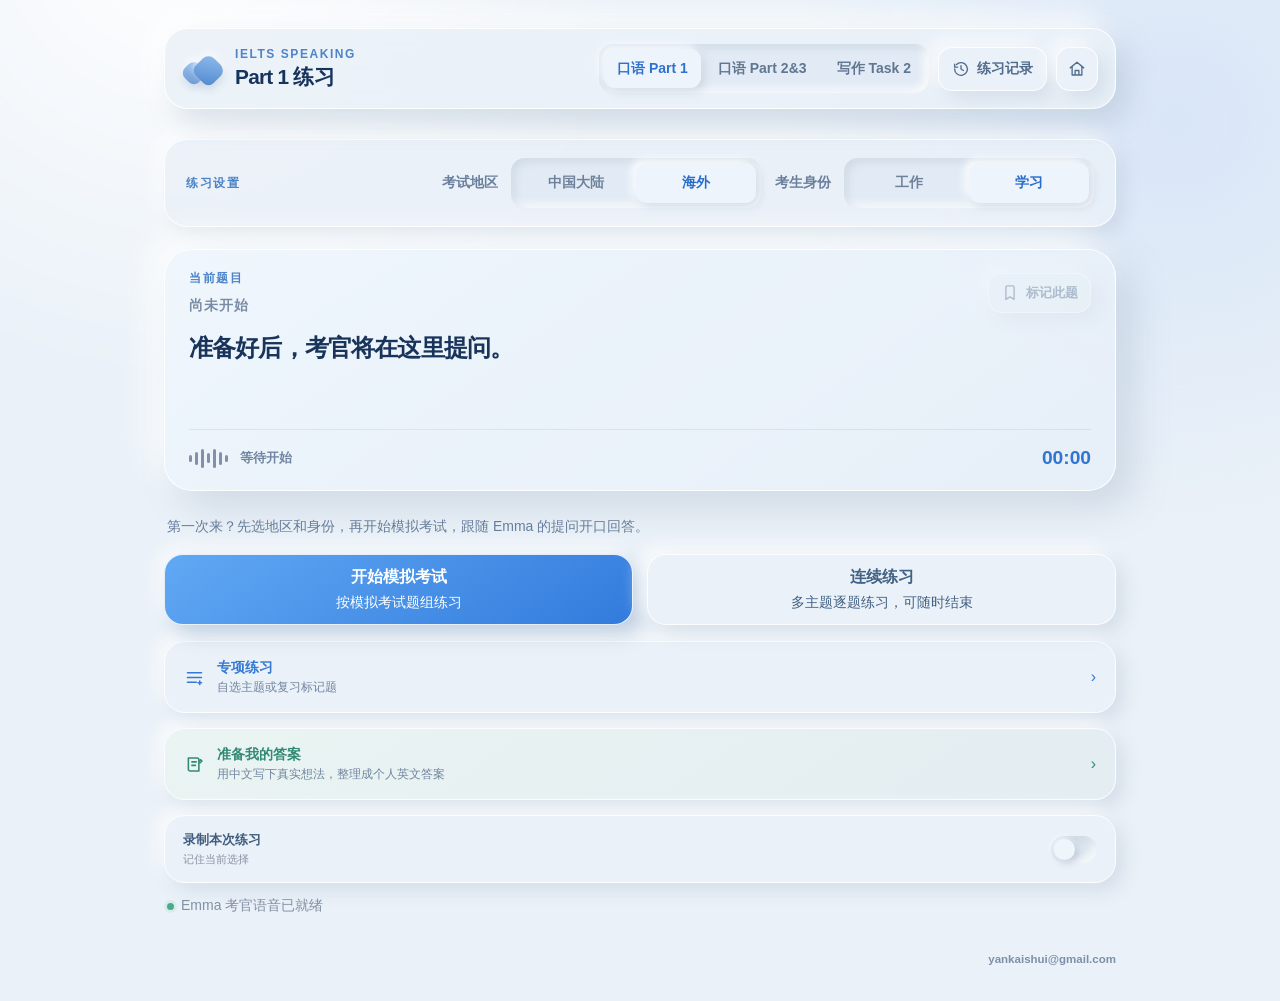
<file: public/practice.html>
<!doctype html>
<html lang="zh-CN">
  <head>
    <meta charset="UTF-8" />
    <meta name="viewport" content="width=device-width, initial-scale=1.0" />
    <meta name="theme-color" content="#eaf1f8" />
    <title>雅思口语 Part 1 练习 | IELTS Practice</title>
    <meta name="description" content="按当季、分地区题库练习雅思口语 Part 1，支持考官语音提问、模拟考试、专项练习与录音回听，无需注册。" />
    <link rel="canonical" href="https://part1.yankaishui.com/practice" />
    <meta property="og:type" content="website" />
    <meta property="og:site_name" content="IELTS Practice" />
    <meta property="og:url" content="https://part1.yankaishui.com/practice" />
    <meta property="og:title" content="雅思口语 Part 1 练习 | IELTS Practice" />
    <meta property="og:description" content="按当季、分地区题库练习雅思口语 Part 1，支持考官语音提问、模拟考试、专项练习与录音回听，无需注册。" />
    <meta name="twitter:card" content="summary" />
    <meta name="twitter:title" content="雅思口语 Part 1 练习 | IELTS Practice" />
    <meta name="twitter:description" content="按当季、分地区题库练习雅思口语 Part 1，支持考官语音提问、模拟考试、专项练习与录音回听，无需注册。" />

    <link rel="stylesheet" href="styles.css?v=20260910" />
  </head>
  <body>
    <main class="app-shell">
      <header class="topbar">
        <div class="topbar-title">
          <span class="part-mark" aria-hidden="true"><i></i><i></i></span>
          <div>
            <p class="eyebrow">IELTS SPEAKING</p>
            <h1>Part 1 练习</h1>
          </div>
        </div>
        <div class="topbar-actions"><nav class="tool-switcher" aria-label="切换练习工具">
          <a href="https://part1.yankaishui.com/practice" aria-current="page">口语 Part 1</a>
          <a href="https://part2.yankaishui.com/">口语 Part 2&amp;3</a>
          <a href="https://writing.yankaishui.com/">写作 Task 2</a>
        </nav>
        <button class="history-button" id="historyButton" type="button">
          <svg viewBox="0 0 24 24" aria-hidden="true"><path d="M3.5 12a8.5 8.5 0 1 0 2.49-6.01M3.5 5.5v4h4M12 7.5V12l3.2 2" /></svg>
          <span>练习记录</span>
        </button>
        <a class="home-button" href="https://yankaishui.com/" aria-label="返回首页" title="返回首页">
          <svg viewBox="0 0 24 24" aria-hidden="true"><path d="M3 10.5 12 3l9 7.5M5.5 9v11h13V9M9.5 20v-6h5v6" /></svg>
        </a>
        </div>
      </header>

      <section class="profile-card" id="profileCard" aria-label="练习设置">
        <div>
          <p class="card-kicker">练习设置</p>
        </div>
        <div class="profile-options">
          <div class="profile-option">
            <span>考试地区</span>
            <div class="identity-segment region-segment" role="group" aria-label="选择考试地区">
              <button type="button" data-region="china" aria-pressed="false">中国大陆</button>
              <button type="button" data-region="canada" aria-pressed="true">海外</button>
            </div>
          </div>
          <div class="profile-option">
            <span>考生身份</span>
            <div class="identity-segment" role="group" aria-label="选择工作或学习身份">
              <button type="button" data-identity="work" aria-pressed="false">工作</button>
              <button type="button" data-identity="study" aria-pressed="true">学习</button>
            </div>
          </div>
        </div>
      </section>

      <section class="question-card" id="questionCard" aria-live="polite">
        <div class="question-heading">
          <div>
            <p class="card-kicker" id="topicProgress">当前题目</p>
            <p class="question-progress" id="questionProgress">尚未开始</p>
          </div>
          <button class="mark-button" id="markButton" type="button" disabled aria-pressed="false">
            <svg viewBox="0 0 24 24" aria-hidden="true"><path d="M6.5 4.5a2 2 0 0 1 2-2h7a2 2 0 0 1 2 2v16l-5.5-3.4-5.5 3.4z" /></svg>
            <span>标记此题</span>
          </button>
        </div>
        <h2 id="questionText">准备好后，考官将在这里提问。</h2>
        <div class="prep-answer-editor is-hidden" id="prepAnswerEditor">
          <textarea id="prepAnswerInput" placeholder="请用中文输入回答内容，先直接回答问题，然后说明原因，最后补充真实细节" aria-label="中文回答内容" maxlength="3000"></textarea>
        </div>
        <div class="question-status">
          <div class="voice-state" id="voiceState">
            <span class="wave" aria-hidden="true"><i></i><i></i><i></i><i></i><i></i><i></i><i></i></span>
            <span id="phaseText">等待开始</span>
          </div>
          <span class="recording-indicator is-hidden" id="recordingIndicator"><i></i>录音中</span>
          <time id="answerTime">00:00</time>
        </div>
      </section>

      <section class="welcome-actions" id="welcomeActions" aria-label="选择练习模式">
        <p class="practice-intro">第一次来？先选地区和身份，再开始模拟考试，跟随 Emma 的提问开口回答。</p>
        <div class="primary-actions">
          <button class="primary-button mode-choice" id="simulationButton" type="button"><span>开始模拟考试</span><small>按模拟考试题组练习</small></button>
          <button class="secondary-button mode-choice" id="continuousButton" type="button"><span>连续练习</span><small>多主题逐题练习，可随时结束</small></button>
        </div>
        <button class="marked-practice" id="specialtyPracticeButton" type="button">
          <svg viewBox="0 0 24 24" aria-hidden="true"><path d="M4 6.5h16M4 12h16M4 17.5h10M18 16v4M16 18h4" /></svg>
          <span><strong>专项练习</strong><small id="markedCount">自选主题或复习标记题</small></span>
          <span aria-hidden="true">›</span>
        </button>
        <button class="marked-practice answer-prep-entry" id="answerPrepButton" type="button">
          <svg viewBox="0 0 24 24" aria-hidden="true"><path d="M5 4.5h10a2 2 0 0 1 2 2v13H7a2 2 0 0 1-2-2zM9 9h5M9 13h4M17 8.5l2-2 1.5 1.5-2 2" /></svg>
          <span><strong>准备我的答案</strong><small>用中文写下真实想法，整理成个人英文答案</small></span>
          <span aria-hidden="true">›</span>
        </button>
        <label class="recording-setting">
          <span><strong>录制本次练习</strong><small>记住当前选择</small></span>
          <input id="recordingSetting" type="checkbox" role="switch" aria-label="录制本次练习" />
          <i aria-hidden="true"></i>
        </label>
        <div class="local-status">
          <span><i id="serviceDot"></i><span id="serviceStatus">正在检查本地考官语音…</span></span>
        </div>
      </section>

      <section class="practice-actions is-hidden" id="practiceActions" aria-label="练习控制">
        <div class="primary-actions active-controls">
          <button class="secondary-button" id="repeatButton" type="button">重听问题</button>
          <button class="primary-button" id="nextButton" type="button">回答完毕，下一题</button>
        </div>
        <button class="end-button" id="endButton" type="button">结束本次练习</button>
      </section>

      <section class="practice-actions is-hidden" id="prepActions" aria-label="答案准备控制">
        <div class="primary-actions active-controls prep-main-controls">
          <button class="secondary-button" id="prepSaveButton" type="button" disabled>下一题</button>
          <button class="primary-button" id="prepEndButton" type="button">结束并保存</button>
        </div>
      </section>

      <footer class="contact-footer">
        <a href="mailto:yankaishui@gmail.com">yankaishui@gmail.com</a>
      </footer>
    </main>

    <dialog class="sheet" id="specialtyDialog">
      <div class="sheet-content">
        <button class="close-button" data-close="specialtyDialog" type="button" aria-label="关闭">×</button>
        <p class="eyebrow">FOCUSED PRACTICE</p>
        <h2>专项练习</h2>
        <div class="specialty-tabs" role="tablist" aria-label="专项练习题库">
          <button type="button" role="tab" data-specialty-tab="all" aria-selected="true">全部主题</button>
          <button type="button" role="tab" data-specialty-tab="marked" aria-selected="false">已标记 <span id="markedTopicCount">0</span></button>
        </div>
        <label class="topic-search" id="topicSearchWrap">
          <svg viewBox="0 0 24 24" aria-hidden="true"><circle cx="11" cy="11" r="6.5" /><path d="m16 16 4 4" /></svg>
          <input id="topicSearch" type="search" placeholder="搜索主题" aria-label="搜索主题" autocomplete="off" />
        </label>
        <div class="marked-topic-list" id="specialtyTopicList"></div>
        <div class="specialty-all-actions" id="specialtyAllActions">
          <button class="secondary-button" id="randomTopicButton" type="button">随机选择 1 个主题</button>
          <button class="primary-button" id="startSelectedTopicsButton" type="button" disabled>开始练习</button>
        </div>
        <div class="is-hidden" id="specialtyMarkedActions">
          <div class="marked-topic-actions">
            <button class="remove-marked-button" id="removeMarkedTopicsButton" type="button" disabled>移除</button>
            <button class="primary-button" id="startSelectedMarkedButton" type="button" disabled>开始练习</button>
          </div>
          <button class="secondary-button full-button marked-random-button" id="randomMarkedButton" type="button">随机开始全部标记题目</button>
        </div>
      </div>
    </dialog>

    <dialog class="sheet" id="answerPrepDialog">
      <div class="sheet-content">
        <button class="close-button" data-close="answerPrepDialog" type="button" aria-label="关闭">×</button>
        <p class="eyebrow">BUILD YOUR ANSWERS</p>
        <h2>准备我的答案</h2>
        <p class="dialog-copy prep-intro">
          <span class="prep-intro-desktop">选择需要准备的主题。Emma 提问后，用中文写下真实想法和经历。回答只保存在当前浏览器中，网站不会上传或在服务器保存。完成后可下载答案材料；将文件作为附件上传并发送给豆包、DeepSeek 等支持文件上传的 AI 即可，文件已包含完整提示词，无需另外输入说明。</span>
          <span class="prep-intro-mobile">回答仅保存在当前浏览器。下载后可直接上传给豆包、DeepSeek 等 AI，无需另写提示词。</span>
        </p>
        <div class="prep-band-row">
          <span>目标语言水平</span>
          <select id="prepBandSelect" aria-label="选择目标雅思口语水平">
            <option value="6.0">6.0</option>
            <option value="6.5">6.5</option>
            <option value="7.0" selected>7.0</option>
            <option value="7.5">7.5</option>
          </select>
        </div>
        <label class="topic-search">
          <svg viewBox="0 0 24 24" aria-hidden="true"><circle cx="11" cy="11" r="6.5" /><path d="m16 16 4 4" /></svg>
          <input id="prepTopicSearch" type="search" placeholder="搜索主题" aria-label="搜索需要准备的主题" autocomplete="off" />
        </label>
        <div class="prep-select-row">
          <span id="prepSelectionSummary">已选择 0 个主题</span>
          <span>
            <button id="prepSelectAllButton" type="button">全选</button>
            <button id="prepClearButton" type="button">清空</button>
          </span>
        </div>
        <div class="marked-topic-list" id="prepTopicList"></div>
        <div class="prep-picker-actions">
          <button class="secondary-button" id="prepDownloadSavedButton" type="button" disabled>下载已准备内容</button>
          <button class="primary-button" id="startPrepButton" type="button" disabled>开始准备</button>
        </div>
      </div>
    </dialog>

    <dialog class="sheet" id="resultDialog">
      <div class="sheet-content">
        <button class="close-button" id="closeResultButton" type="button" aria-label="关闭">×</button>
        <p class="eyebrow">PRACTICE COMPLETE</p>
        <h2>本次练习已结束</h2>
        <div class="result-stats">
          <div><strong id="resultTopics">0</strong><span>个主题</span></div>
          <div><strong id="resultQuestions">0</strong><span>道问题</span></div>
          <div><strong id="resultTime">00:00</strong><span>总时长</span></div>
        </div>
        <p class="dialog-copy" id="recordingSummary">录音已在本机准备好，你可以选择导出或直接结束。</p>
        <div class="sheet-actions">
          <button class="secondary-button" id="discardButton" type="button">仅结束，不导出</button>
          <button class="primary-button" id="exportButton" type="button">导出本次录音</button>
        </div>
      </div>
    </dialog>

    <dialog class="sheet" id="prepResultDialog">
      <div class="sheet-content">
        <button class="close-button" id="closePrepResultButton" type="button" aria-label="关闭">×</button>
        <p class="eyebrow">ANSWER PREPARATION COMPLETE</p>
        <h2>答案准备结果</h2>
        <div class="result-stats">
          <div><strong id="prepCompletedCount">0</strong><span>已填写</span></div>
          <div><strong id="prepSkippedCount">0</strong><span>已跳过</span></div>
          <div><strong id="prepRemainingCount">0</strong><span>未完成</span></div>
        </div>
        <p class="dialog-copy">可以直接复制全部材料给豆包、DeepSeek 等 AI，也可以下载为一个 Markdown 文件。</p>
        <div class="prep-result-actions">
          <button class="secondary-button" id="prepReturnButton" type="button">返回主页</button>
          <button class="secondary-button" id="prepDownloadButton" type="button">下载答案材料</button>
          <button class="primary-button" id="prepCopyButton" type="button">复制给 AI</button>
        </div>
      </div>
    </dialog>

    <dialog class="sheet" id="historyDialog">
      <div class="sheet-content">
        <button class="close-button" data-close="historyDialog" type="button" aria-label="关闭">×</button>
        <p class="eyebrow">YOUR PRACTICE</p>
        <h2>练习记录</h2>
        <div class="history-list" id="historyList"></div>
      </div>
    </dialog>

    <script src="bank.js"></script>
    <script src="regional-banks.js"></script>
    <script src="practice-analytics.js?v=20260907"></script>
    <script src="app.js?v=20260907"></script>
  </body>
</html>
</file>
<file: public/styles.css>
:root {
  color-scheme: light;
  font-family: -apple-system, BlinkMacSystemFont, "Segoe UI", "Microsoft YaHei", sans-serif;
  color: #1d2333;
  background: #f7f8fc;
  --accent: #516ad8;
  --accent-soft: #eef2ff;
  --muted: #798399;
  --line: #e3e7f1;
  --surface: #fff;
}

.practice-intro { margin: 0 0 12px; color: #53617a; font-size: .9rem; line-height: 1.65; }
.primary-actions .mode-choice { display: flex; flex-direction: column; align-items: center; justify-content: center; gap: 5px; padding: 12px 16px; white-space: normal; }
.mode-choice small { font-size: .875rem; font-weight: 400; line-height: 1.4; }

* { box-sizing: border-box; }
body { margin: 0; min-width: 320px; min-height: 100vh; background: radial-gradient(circle at 20% 0%, #eef2ff 0, transparent 30rem), #f7f8fc; }
button, input { font: inherit; }
button { cursor: pointer; border: 0; }
h1, h2, h3, p { margin: 0; }
svg { fill: none; stroke: currentColor; stroke-linecap: round; stroke-linejoin: round; stroke-width: 1.8; }
.is-hidden { display: none !important; }

.app-shell { display: flex; flex-direction: column; width: min(100%, 760px); min-height: 100vh; margin: auto; padding: 34px 24px 32px; }
.topbar, .profile-card, .question-heading, .question-status, .primary-actions, .local-status, .sheet-actions { display: flex; align-items: center; }
.topbar { display: grid; grid-template-columns: minmax(0, 1fr) auto auto auto; gap: 10px; }
.topbar-title { min-width: 0; }
h1 { font-size: clamp(1.65rem, 4vw, 2rem); letter-spacing: -.05em; }
.eyebrow, .card-kicker { color: #7c8497; font-size: .7rem; font-weight: 750; letter-spacing: .14em; }
.part-switch-link { display: inline-flex; align-items: center; justify-content: center; min-height: 40px; padding: 0 13px; border: 1px solid var(--line); border-radius: 14px; background: #fff; color: #4b556d; font-size: .86rem; font-weight: 700; text-decoration: none; box-shadow: 0 5px 18px #52648312; transition: background .2s, border-color .2s, color .2s, transform .15s; }
.part-switch-link:hover { border-color: #cfd6e8; color: var(--accent); }
.part-switch-link:active { transform: scale(.98); }
.part-switch-link:focus-visible { outline: 3px solid #516ad833; outline-offset: 2px; }
.history-button, .home-button { display: inline-flex; align-items: center; justify-content: center; gap: 7px; min-height: 40px; padding: 0 13px; border: 1px solid var(--line); border-radius: 14px; background: #fff; color: #4b556d; font-size: .86rem; font-weight: 700; text-decoration: none; box-shadow: 0 5px 18px #52648312; }
.history-button svg, .home-button svg { width: 18px; height: 18px; }
.home-button { width: 42px; padding: 0; }
.home-button:hover { color: var(--accent); }
.home-button:focus-visible { outline: 3px solid #516ad833; outline-offset: 2px; }

.profile-card { align-items: flex-start; justify-content: space-between; gap: 16px; margin: 25px 0 20px; padding: 18px 20px; border: 1px solid var(--line); border-radius: 20px; background: #ffffffc9; box-shadow: 0 7px 20px #5264830b; }
.profile-card h2 { margin-top: 4px; font-size: 1rem; }
.profile-options { display: grid; gap: 9px; }
.profile-option { display: flex; align-items: center; justify-content: flex-end; gap: 11px; }
.profile-option > span { width: 58px; color: #7b8599; font-size: .75rem; font-weight: 680; white-space: nowrap; }
.identity-segment { display: inline-flex; width: 250px; min-width: 250px; padding: 3px; border-radius: 13px; background: #edf0f7; }
.region-segment { min-width: 250px; }
.identity-segment button { flex: 1; min-height: 38px; padding: 0 18px; border-radius: 10px; background: transparent; color: #69758c; font-size: .86rem; font-weight: 720; white-space: nowrap; transition: background .2s, color .2s, box-shadow .2s; }
.identity-segment button[aria-pressed="true"] { background: #fff; color: var(--accent); box-shadow: 0 2px 8px #53648324; }
.identity-segment button:disabled { cursor: default; opacity: .75; }

.question-card { min-height: 300px; display: flex; flex-direction: column; padding: 25px; border: 1px solid #e7eaf2; border-radius: 24px; background: var(--surface); box-shadow: 0 8px 30px #4b5c7810; }
.question-heading { justify-content: space-between; gap: 18px; }
.question-progress { margin-top: 10px; color: #758097; font-size: .76rem; font-weight: 720; letter-spacing: .08em; }
.question-card > h2 { margin: 43px 0 auto; max-width: 650px; font-size: clamp(1.65rem, 5vw, 2.25rem); line-height: 1.23; letter-spacing: -.035em; }
.prep-answer-editor { margin-top: 18px; }
.prep-answer-editor textarea { display: block; width: 100%; height: 150px !important; min-height: 150px !important; max-height: 150px !important; resize: none !important; overflow-y: auto; box-sizing: border-box; border: 1px solid #dfe4ed; border-radius: 16px; padding: 14px 15px; background: #fbfcfe; color: var(--ink); font: inherit; font-size: .95rem; line-height: 1.65; outline: none; transition: border-color .2s, box-shadow .2s, background .2s; }
.prep-answer-editor textarea:focus { border-color: #8aa5e8; background: #fff; box-shadow: 0 0 0 4px #4c72d412; }
.prep-answer-editor textarea::placeholder { color: #a0a9b8; }
.mark-button { display: inline-flex; align-items: center; gap: 7px; min-height: 40px; padding: 0 12px; border: 1px solid #dfe4ee; border-radius: 12px; background: #fff; color: #59647a; font-size: .82rem; font-weight: 700; }
.mark-button svg { width: 18px; height: 18px; }
.mark-button[aria-pressed="true"] { border-color: #cbd5ff; background: #f1f4ff; color: var(--accent); }
.mark-button[aria-pressed="true"] svg { fill: currentColor; }
.mark-button:disabled { cursor: default; opacity: .42; }
.question-status { justify-content: space-between; gap: 16px; margin-top: 44px; padding-top: 17px; border-top: 1px solid #edf0f5; color: var(--muted); }
.question-status time { color: #6074cf; font-size: 1.2rem; font-weight: 720; font-variant-numeric: tabular-nums; }
.voice-state { display: inline-flex; align-items: center; gap: 12px; font-size: .84rem; font-weight: 650; }
.wave { height: 23px; display: inline-flex; align-items: center; gap: 3px; color: #8390aa; }
.wave i { width: 3px; height: 7px; border-radius: 9px; background: currentColor; }
.wave i:nth-child(2), .wave i:nth-child(6) { height: 13px; }
.wave i:nth-child(3), .wave i:nth-child(5) { height: 19px; }
.wave i:nth-child(4) { height: 10px; }
.voice-state.is-speaking { color: #5573e8; }
.voice-state.is-speaking .wave i { animation: sound-wave .75s ease-in-out infinite alternate; }
.voice-state.is-speaking .wave i:nth-child(2) { animation-delay: -.2s; }
.voice-state.is-speaking .wave i:nth-child(3) { animation-delay: -.4s; }
.voice-state.is-speaking .wave i:nth-child(4) { animation-delay: -.1s; }
.voice-state.is-speaking .wave i:nth-child(5) { animation-delay: -.35s; }
.recording-indicator { display: inline-flex; align-items: center; gap: 6px; color: #c64f59; font-size: .75rem; font-weight: 720; }
.recording-indicator i { width: 7px; height: 7px; border-radius: 50%; background: #df4f59; box-shadow: 0 0 0 4px #df4f5915; }

.welcome-actions, .practice-actions { margin-top: 20px; }
.primary-actions { gap: 10px; }
.primary-button, .secondary-button { min-height: 52px; padding: 0 22px; border-radius: 16px; font-weight: 720; transition: transform .15s, opacity .15s; }
.primary-button { flex: 1; background: var(--accent); color: #fff; box-shadow: 0 7px 18px #516ad844; }
.secondary-button { flex: 1; background: #e9edf6; color: #49546a; }
button:active { transform: scale(.98); }
button:disabled { cursor: not-allowed; opacity: .5; }
.marked-practice { width: 100%; display: grid; grid-template-columns: auto 1fr auto; align-items: center; gap: 12px; margin-top: 12px; padding: 14px 16px; border: 1px solid #dfe5fa; border-radius: 18px; background: #f5f7ff; color: var(--accent); text-align: left; }
.marked-practice svg { width: 21px; height: 21px; }
.marked-practice > span:nth-child(2) { display: grid; gap: 3px; }
.marked-practice strong { font-size: .86rem; }
.marked-practice small { color: #7c879d; font-size: .72rem; }
.answer-prep-entry { border-color: #d9e7df; background: #f4faf7; color: #348165; }
.answer-prep-entry small { color: #718b81; }
.marked-topic-item.is-prepared .marked-topic-copy strong { color: #2d8a62; }
.marked-topic-item.is-prepared .marked-topic-copy small { color: #62a186; }
.recording-setting { display: flex; align-items: center; justify-content: space-between; gap: 14px; margin-top: 12px; padding: 13px 16px; border: 1px solid var(--line); border-radius: 17px; background: #fff; cursor: pointer; }
.recording-setting > span { display: grid; gap: 3px; }
.recording-setting strong { color: #4b556d; font-size: .84rem; }
.recording-setting small { color: #8a93a5; font-size: .71rem; }
.recording-setting input { position: absolute; width: 1px; height: 1px; opacity: 0; pointer-events: none; }
.recording-setting > i { position: relative; width: 46px; height: 27px; flex: 0 0 auto; border-radius: 999px; background: #dfe3eb; transition: background .2s; }
.recording-setting > i::after { content: ""; position: absolute; left: 3px; top: 3px; width: 21px; height: 21px; border-radius: 50%; background: #fff; box-shadow: 0 2px 6px #28334f33; transition: transform .2s; }
.recording-setting input:checked + i { background: var(--accent); }
.recording-setting input:checked + i::after { transform: translateX(19px); }
.recording-setting input:focus-visible + i { outline: 3px solid #516ad833; outline-offset: 2px; }
.local-status { justify-content: space-between; gap: 12px; margin-top: 14px; padding: 0 3px; color: #8a93a5; font-size: .72rem; }
.local-status > span { display: inline-flex; align-items: center; gap: 7px; }
.local-status i { width: 7px; height: 7px; border-radius: 50%; background: #c3c9d4; }
.local-status i.ready { background: #45ad87; box-shadow: 0 0 0 3px #45ad8718; }
.local-status i.fallback { background: #e3a752; }
.active-controls .secondary-button { flex: .75; }
.end-button { display: block; margin: 15px auto 0; padding: 6px 10px; background: transparent; color: #7d8799; font-size: .82rem; font-weight: 650; }
.prep-secondary-actions { display: flex; align-items: center; justify-content: center; gap: 18px; }
.prep-secondary-actions .end-button { margin: 14px 0 0; }
.contact-footer { margin-top: auto; padding-top: 34px; text-align: right; }
.contact-footer a { color: #929aac; font-size: .72rem; font-weight: 600; text-decoration: none; transition: color .2s; }
.contact-footer a:hover { color: var(--accent); text-decoration: underline; text-underline-offset: 3px; }
.contact-footer a:focus-visible { outline: 3px solid #516ad833; outline-offset: 3px; border-radius: 4px; }

.sheet { width: min(calc(100% - 32px), 570px); max-height: min(82vh, 680px); padding: 0; border: 0; border-radius: 26px; color: #1d2333; box-shadow: 0 30px 70px #17203f50; }
.sheet::backdrop { background: #1c254366; backdrop-filter: blur(3px); }
.sheet-content { position: relative; padding: 30px; }
.sheet h2 { margin-top: 8px; font-size: 1.65rem; letter-spacing: -.04em; }
.close-button { position: absolute; right: 20px; top: 16px; width: 34px; height: 34px; border-radius: 50%; background: #f0f2f7; color: #59647a; font-size: 1.5rem; }
.dialog-copy { margin: 16px 0 20px; color: #707b90; font-size: .9rem; line-height: 1.65; }
.prep-intro { margin-bottom: 14px; }
.prep-intro-mobile { display: none; }
.prep-band-row { display: flex; align-items: center; justify-content: space-between; gap: 14px; margin-bottom: 12px; padding: 11px 13px; border: 1px solid #e1e5ef; border-radius: 13px; background: #f8f9fc; }
.prep-band-row > span { color: #626d82; font-size: .82rem; font-weight: 700; }
.prep-band-row select { min-width: 96px; height: 36px; padding: 0 32px 0 12px; border: 1px solid #dce1eb; border-radius: 10px; outline: 0; background: #fff; color: #40506f; font-weight: 720; }
.prep-band-row select:focus { border-color: #aebcf5; box-shadow: 0 0 0 3px #516ad818; }
.prep-select-row { display: flex; align-items: center; justify-content: space-between; gap: 12px; margin: -2px 2px 10px; color: #7d8799; font-size: .74rem; }
.prep-select-row > span:last-child { display: flex; gap: 4px; }
.prep-select-row button { padding: 5px 8px; border-radius: 8px; background: transparent; color: var(--accent); font-size: .74rem; font-weight: 720; }
.full-button { width: 100%; }
.sheet-actions { gap: 10px; margin-top: 20px; }
.prep-result-actions { display: grid; grid-template-columns: 1fr 1fr; gap: 10px; margin-top: 20px; }
.prep-result-actions .primary-button { grid-column: 1 / -1; }
.prep-picker-actions { display: grid; grid-template-columns: 1fr 1fr; gap: 10px; margin-top: 16px; }
#answerPrepDialog { height: min(90dvh, 700px); max-height: min(90dvh, 700px); overflow: hidden; }
#answerPrepDialog .sheet-content { display: flex; height: 100%; flex-direction: column; box-sizing: border-box; }
#answerPrepDialog .marked-topic-list { min-height: 0; max-height: none; flex: 1 1 auto; margin-bottom: 0; overscroll-behavior: contain; }
#answerPrepDialog .prep-picker-actions { flex: 0 0 auto; }
.result-stats { display: grid; grid-template-columns: repeat(3, 1fr); margin-top: 22px; border: 1px solid #e5e8f0; border-radius: 17px; overflow: hidden; }
.result-stats div { padding: 18px 8px; border-right: 1px solid #e5e8f0; text-align: center; }
.result-stats div:last-child { border: 0; }
.result-stats strong { display: block; color: #354466; font-size: 1.35rem; font-variant-numeric: tabular-nums; }
.result-stats span { display: block; margin-top: 4px; color: #8891a1; font-size: .72rem; }
.history-list { max-height: 450px; margin-top: 22px; overflow: auto; }
.specialty-tabs { display: grid; grid-template-columns: 1fr 1fr; gap: 4px; margin: 20px 0 12px; padding: 4px; border-radius: 14px; background: #edf0f7; }
.specialty-tabs button { min-height: 38px; border-radius: 10px; background: transparent; color: #737d91; font-size: .82rem; font-weight: 720; }
.specialty-tabs button[aria-selected="true"] { background: #fff; color: var(--accent); box-shadow: 0 2px 8px #53648320; }
.specialty-tabs span { display: inline-flex; min-width: 19px; height: 19px; align-items: center; justify-content: center; margin-left: 3px; border-radius: 999px; background: #e9edfb; font-size: .67rem; }
.topic-search { display: flex; align-items: center; gap: 9px; margin-bottom: 12px; padding: 0 13px; border: 1px solid #e1e5ef; border-radius: 13px; background: #f8f9fc; }
.topic-search svg { width: 17px; height: 17px; color: #8993a6; }
.topic-search input { width: 100%; height: 42px; border: 0; outline: 0; background: transparent; color: #2e3850; font-size: .84rem; }
.marked-topic-list { display: grid; gap: 9px; max-height: 330px; margin: 0 0 18px; overflow: auto; }
.topic-section-title { position: sticky; top: 0; z-index: 1; padding: 8px 2px 5px; background: #fff; color: #858ea0; font-size: .67rem; font-weight: 760; letter-spacing: .1em; }
.marked-topic-item { width: 100%; display: grid; grid-template-columns: auto 1fr auto; align-items: center; gap: 12px; min-height: 58px; padding: 11px 14px; border: 1px solid #e1e5ef; border-radius: 15px; background: #f8f9fc; color: #2e3850; text-align: left; cursor: pointer; }
.marked-topic-item input { width: 18px; height: 18px; margin: 0; accent-color: var(--accent); }
.marked-topic-item strong { font-size: .9rem; line-height: 1.35; }
.marked-topic-item small { color: #7d8799; font-size: .74rem; white-space: nowrap; }
.marked-topic-copy { display: grid; gap: 3px; }
.marked-topic-item:hover { border-color: #ccd5fb; background: #f3f5ff; }
.marked-topic-item:has(input:checked) { border-color: #bfcaff; background: #f0f3ff; }
.marked-topic-actions { display: grid; grid-template-columns: .72fr 1.28fr; gap: 10px; }
.marked-topic-actions .primary-button { width: 100%; }
.specialty-all-actions { display: grid; grid-template-columns: 1fr 1fr; gap: 10px; }
.specialty-all-actions .primary-button, .specialty-all-actions .secondary-button { width: 100%; padding: 0 14px; }
.remove-marked-button { min-height: 52px; padding: 0 18px; border-radius: 16px; background: #fff0f0; color: #c44d57; font-weight: 720; }
.marked-random-button { width: 100%; margin-top: 10px; }
.specialty-empty { padding: 34px 12px; color: #858ea0; font-size: .84rem; text-align: center; }
.history-item { padding: 15px 0; border-bottom: 1px solid #edf0f5; }
.history-item h3 { margin: 4px 0; font-size: .92rem; }
.history-item p { color: #7d8799; font-size: .78rem; line-height: 1.45; }
.empty-state { padding: 28px 0; color: #818b9e; text-align: center; }

@keyframes sound-wave { from { transform: scaleY(.45); opacity: .55; } to { transform: scaleY(1.15); opacity: 1; } }

@media (max-width: 540px) {
  .app-shell { padding: 24px 16px 24px; }
  .contact-footer { padding-top: 28px; }
  .topbar { grid-template-columns: minmax(0, 1fr) auto 40px 40px; gap: 6px; }
  .part-switch-link { min-height: 40px; padding: 0 8px; font-size: .72rem; white-space: nowrap; }
  .history-button span { display: none; }
  .history-button, .home-button { width: 40px; padding: 0; }
  .profile-card { align-items: stretch; flex-direction: column; }
  .profile-option { justify-content: space-between; }
  .profile-option > span { width: 58px; }
  .identity-segment { width: 100%; }
  .region-segment { min-width: 0; }
  .question-card { min-height: 310px; padding: 21px; }
  .question-card > h2 { margin-top: 35px; font-size: 1.72rem; }
  .prep-answer-editor textarea { height: 168px !important; min-height: 168px !important; max-height: 168px !important; }
  .mark-button span { display: none; }
  .mark-button { width: 42px; justify-content: center; padding: 0; }
  .primary-actions { align-items: stretch; flex-direction: column; }
  .prep-main-controls { flex-direction: row; }
  .prep-main-controls .primary-button, .prep-main-controls .secondary-button { min-width: 0; padding: 0 10px; white-space: nowrap; }
  .active-controls .secondary-button { flex: 1; }
  .sheet-content { padding: 27px 20px; }
  .sheet-actions { align-items: stretch; flex-direction: column-reverse; }
  #answerPrepDialog { width: calc(100% - 12px); height: 96dvh; max-height: 96dvh; border-radius: 22px; }
  #answerPrepDialog .sheet-content { padding: 20px 15px 13px; }
  #answerPrepDialog .eyebrow { display: none; }
  #answerPrepDialog h2 { margin: 0 38px 0 0; font-size: 1.42rem; }
  #answerPrepDialog .prep-intro { margin: 9px 0; font-size: .78rem; line-height: 1.5; }
  .prep-intro-desktop { display: none; }
  .prep-intro-mobile { display: inline; }
  #answerPrepDialog .prep-band-row { min-height: 42px; margin-bottom: 8px; padding: 5px 10px; }
  #answerPrepDialog .prep-band-row select { height: 32px; }
  #answerPrepDialog .topic-search { margin-bottom: 8px; }
  #answerPrepDialog .topic-search input { height: 38px; }
  #answerPrepDialog .prep-select-row { margin-bottom: 6px; }
  #answerPrepDialog .marked-topic-list { gap: 6px; }
  #answerPrepDialog .marked-topic-item { min-height: 49px; padding: 7px 10px; }
  .prep-picker-actions { grid-template-columns: .95fr 1.05fr; gap: 8px; margin-top: 9px; }
  .prep-picker-actions .primary-button, .prep-picker-actions .secondary-button { min-height: 48px; padding: 0 8px; white-space: nowrap; font-size: .78rem; }
}

/* Local design refresh: unified navigation, no storage changes. */
.app-shell { width:min(100%,1000px); }
.topbar { display:flex; justify-content:space-between; align-items:center; flex-wrap:wrap; gap:16px; }
.topbar-actions { display:flex; align-items:center; justify-content:flex-end; gap:10px; margin-left:auto; }
.tool-switcher { display:flex; align-items:center; gap:4px; padding:4px; background:#fff; border:1px solid #e3e7f1; border-radius:14px; }
.tool-switcher a { display:inline-flex; align-items:center; min-height:36px; padding:0 10px; text-decoration:none; color:#53617a; font-size:14px; font-weight:600; white-space:nowrap; border-radius:10px; }
.tool-switcher a[aria-current] { background:#eef0ff; color:#4a5ec3; }
.tool-switcher a:hover { background:#f0f3fa; }
.tool-switcher a:focus-visible { outline:2px solid #516ad8; outline-offset:2px; }
.eyebrow,.card-kicker { font-size:12px; color:#647087; letter-spacing:.05em; }
.practice-intro { font-size:14px; color:#53617a; }
@media(max-width:680px) { .topbar-title{width:100%;} .topbar-actions {max-width:100%;gap:6px;} .tool-switcher a {padding:0 7px;font-size:13px;} .history-button span{display:none;} .history-button{width:40px;padding:0;justify-content:center;} }

body:has(#welcomeActions:not(.is-hidden)) .question-card { min-height:165px; padding:20px 24px; }
body:has(#welcomeActions:not(.is-hidden)) .question-card > h2 { margin:18px 0 22px; font-size:24px; }
.profile-card { margin:18px 0 16px; padding:14px 20px; }
.profile-options {display:flex;flex-wrap:wrap;gap:12px;}
.welcome-actions {margin-top:18px;}
.answer-prep-entry {margin-top:22px;border-top:1px solid #dce2ef;}
.profile-option > span,.question-progress,.local-status {font-size:14px;}

@media (max-width:680px) { .topbar .topbar-title { display:none; } }

/* Soft UI study workspace — visual-only refresh, September 2026. */
:root {
  color: #183153;
  background: #eaf1f8;
  --accent: #3f83e7;
  --accent-strong: #2d6fd1;
  --accent-soft: #e5effc;
  --muted: #7185a2;
  --line: rgba(255, 255, 255, .78);
  --surface: #eaf1f8;
  --surface-deep: #e2ebf5;
  --shadow-raised: 12px 12px 28px rgba(133, 153, 177, .28), -12px -12px 28px rgba(255, 255, 255, .86);
  --shadow-soft: 7px 7px 18px rgba(133, 153, 177, .22), -7px -7px 18px rgba(255, 255, 255, .8);
  --shadow-inset: inset 4px 4px 9px rgba(133, 153, 177, .2), inset -4px -4px 9px rgba(255, 255, 255, .82);
}

body {
  color: #183153;
  background:
    radial-gradient(circle at 14% -8%, rgba(255,255,255,.98) 0, rgba(255,255,255,0) 29rem),
    radial-gradient(circle at 92% 12%, rgba(195,216,247,.45) 0, rgba(195,216,247,0) 25rem),
    #eaf1f8;
}

.app-shell { width: min(100%, 1000px); padding: 28px 24px 34px; }

.topbar {
  padding: 15px 17px;
  border: 1px solid rgba(255,255,255,.88);
  border-radius: 24px;
  background: rgba(234,241,248,.88);
  box-shadow: var(--shadow-raised);
  backdrop-filter: blur(16px);
}
.topbar-title { display: flex; align-items: center; gap: 13px; }
.part-mark { position: relative; width: 40px; height: 32px; flex: 0 0 auto; }
.part-mark i { position: absolute; bottom: 2px; width: 25px; height: 25px; border-radius: 8px 8px 7px 7px; transform: rotate(45deg); background: linear-gradient(145deg, #91bced, #4f88cf); box-shadow: 3px 3px 8px rgba(69,105,151,.2), -2px -2px 7px rgba(255,255,255,.9); }
.part-mark i:first-child { left: 2px; width: 20px; height: 20px; opacity: .82; }
.part-mark i:last-child { right: 1px; }
.topbar h1 { margin-top: 2px; color: #17345d; font-size: 1.3rem; letter-spacing: -.035em; }
.eyebrow, .card-kicker { color: #4d84c8; font-weight: 780; letter-spacing: .13em; }

.topbar-actions { gap: 9px; }
.tool-switcher {
  gap: 4px;
  padding: 5px;
  border: 0;
  background: var(--surface-deep);
  box-shadow: var(--shadow-inset);
}
.tool-switcher a { min-height: 39px; padding: 0 13px; color: #607691; border-radius: 11px; transition: color .18s ease, transform .18s ease, box-shadow .18s ease, background .18s ease; }
.tool-switcher a[aria-current] { color: #2f72ce; background: #edf4fb; box-shadow: 4px 4px 10px rgba(133,153,177,.24), -4px -4px 10px rgba(255,255,255,.9); }
.tool-switcher a:hover { color: #2f72ce; background: rgba(239,246,253,.72); }
.history-button, .home-button {
  min-height: 44px;
  border: 1px solid rgba(255,255,255,.86);
  border-radius: 14px;
  color: #526d8e;
  background: var(--surface);
  box-shadow: var(--shadow-soft);
  transition: color .18s ease, transform .18s ease, box-shadow .18s ease;
}
.history-button:hover, .home-button:hover { color: var(--accent-strong); transform: translateY(-1px); box-shadow: 9px 9px 20px rgba(133,153,177,.25), -9px -9px 20px rgba(255,255,255,.9); }

.profile-card {
  align-items: center;
  margin: 30px 0 22px;
  padding: 18px 21px;
  border: 1px solid rgba(255,255,255,.82);
  border-radius: 23px;
  background: rgba(234,241,248,.8);
  box-shadow: var(--shadow-soft);
}
.profile-options { gap: 14px; }
.profile-option > span { color: #6a7f9c; font-weight: 700; }
.identity-segment { padding: 5px; border-radius: 14px; background: var(--surface-deep); box-shadow: var(--shadow-inset); }
.identity-segment button { min-height: 40px; color: #70829b; border-radius: 10px; }
.identity-segment button[aria-pressed="true"] { color: #286dc9; background: #edf4fb; box-shadow: 4px 4px 9px rgba(133,153,177,.22), -4px -4px 9px rgba(255,255,255,.9); }

.question-card {
  min-height: 310px;
  padding: 28px;
  border: 1px solid rgba(255,255,255,.9);
  border-radius: 28px;
  background: linear-gradient(145deg, rgba(239,246,252,.9), rgba(230,238,247,.9));
  box-shadow: 16px 16px 36px rgba(125,147,172,.25), -14px -14px 34px rgba(255,255,255,.88);
}
.question-progress { color: #7a8ca5; }
.question-card > h2 { color: #19345b; font-weight: 740; }
.question-status { border-color: rgba(142,164,190,.2); color: #7185a2; }
.question-status time { color: #3175d2; }
.mark-button {
  border: 1px solid rgba(255,255,255,.85);
  border-radius: 14px;
  background: #eaf1f8;
  color: #5d7592;
  box-shadow: var(--shadow-soft);
}
.mark-button[aria-pressed="true"] { border-color: rgba(93,143,211,.2); background: #e1edfb; color: #2f75d4; box-shadow: var(--shadow-inset); }
.prep-answer-editor textarea { border: 0; background: #e5edf6; color: #19345b; box-shadow: var(--shadow-inset); }
.prep-answer-editor textarea:focus { background: #e8f0f8; box-shadow: var(--shadow-inset), 0 0 0 3px rgba(63,131,231,.12); }

.welcome-actions, .practice-actions { margin-top: 24px; }
.practice-intro { margin: 0 3px 16px; color: #667d9b; }
.primary-actions { gap: 14px; }
.primary-button, .secondary-button { min-height: 58px; border: 1px solid rgba(255,255,255,.86); border-radius: 19px; transition: transform .18s ease, box-shadow .18s ease, filter .18s ease; }
.primary-button { color: #fff; background: linear-gradient(145deg, #61a9f4, #327bdc); box-shadow: 9px 9px 20px rgba(71,112,163,.27), -7px -7px 18px rgba(255,255,255,.78); }
.secondary-button { color: #426183; background: #eaf1f8; box-shadow: var(--shadow-soft); }
.primary-button:hover:not(:disabled), .secondary-button:hover:not(:disabled) { transform: translateY(-2px); filter: saturate(1.04); }
.primary-button:active:not(:disabled), .secondary-button:active:not(:disabled) { transform: translateY(0); box-shadow: var(--shadow-inset); }

.marked-practice, .recording-setting {
  border: 1px solid rgba(255,255,255,.84);
  border-radius: 21px;
  background: #eaf1f8;
  box-shadow: var(--shadow-soft);
  transition: transform .18s ease, box-shadow .18s ease, color .18s ease;
}
.marked-practice { margin-top: 16px; padding: 17px 19px; color: #3479d4; }
.marked-practice:hover { transform: translateY(-2px); box-shadow: 10px 10px 22px rgba(133,153,177,.26), -10px -10px 22px rgba(255,255,255,.9); }
.answer-prep-entry { margin-top: 15px; border-color: rgba(255,255,255,.84); color: #328a75; background: linear-gradient(145deg, #eaf4f2, #e3edf2); }
.marked-practice small, .answer-prep-entry small { color: #71859f; }
.recording-setting { margin-top: 15px; padding: 15px 18px; }
.recording-setting strong { color: #405d7f; }
.recording-setting > i { background: #dce6f0; box-shadow: var(--shadow-inset); }
.recording-setting > i::after { background: #eef5fb; box-shadow: 3px 3px 7px rgba(104,128,155,.3), -2px -2px 6px rgba(255,255,255,.9); }
.recording-setting input:checked + i { background: #4b8fe8; }
.local-status { color: #8191a5; }

.sheet { color: #19345b; border: 1px solid rgba(255,255,255,.9); background: #eaf1f8; box-shadow: 22px 22px 55px rgba(53,75,105,.42), -12px -12px 34px rgba(255,255,255,.5); }
.sheet::backdrop { background: rgba(31,55,86,.35); backdrop-filter: blur(7px); }
.close-button { background: #eaf1f8; color: #5f7590; box-shadow: var(--shadow-soft); }
.dialog-copy { color: #677e9b; }
.prep-band-row, .topic-search, .marked-topic-item { border: 1px solid rgba(255,255,255,.82); background: #e6eef7; box-shadow: inset 3px 3px 7px rgba(133,153,177,.17), inset -3px -3px 7px rgba(255,255,255,.74); }
.prep-band-row select { border: 0; background: #eaf1f8; color: #36577c; box-shadow: var(--shadow-soft); }
.specialty-tabs { background: #e2ebf5; box-shadow: var(--shadow-inset); }
.specialty-tabs button[aria-selected="true"] { color: #2d72d0; background: #edf4fb; box-shadow: var(--shadow-soft); }
.topic-section-title { background: #eaf1f8; }
.marked-topic-item:hover, .marked-topic-item:has(input:checked) { border-color: rgba(79,137,218,.22); background: #e4eef9; }
.result-stats { border-color: rgba(137,158,183,.22); box-shadow: var(--shadow-inset); }
.result-stats div { border-color: rgba(137,158,183,.22); }
.result-stats strong { color: #2f537c; }
.remove-marked-button { background: #f4e7ea; color: #af5260; box-shadow: var(--shadow-soft); }
.contact-footer a { color: #7d90a8; }

@media (max-width: 680px) {
  .app-shell { padding: 16px 14px 28px; }
  .topbar { padding: 10px; border-radius: 19px; }
  .topbar-actions { width: 100%; justify-content: space-between; gap: 7px; }
  .tool-switcher { min-width: 0; flex: 1; }
  .tool-switcher a { flex: 1; min-width: 0; padding: 0 6px; font-size: .74rem; justify-content: center; }
  .history-button, .home-button { flex: 0 0 42px; width: 42px; padding: 0; }
  .profile-card { margin: 22px 0 18px; padding: 17px; }
  .profile-options { gap: 11px; }
  .identity-segment { width: 100%; min-width: 0; }
  .question-card { padding: 22px; border-radius: 24px; }
  .primary-actions { gap: 12px; }
  .marked-practice, .recording-setting { border-radius: 18px; }
}

@media (max-width: 420px) {
  .tool-switcher a { font-size: .68rem; letter-spacing: -.02em; }
  .profile-option { align-items: stretch; flex-direction: column; gap: 7px; }
  .profile-option > span { width: auto; }
  .question-card > h2 { font-size: 1.55rem; }
}

@media (prefers-reduced-motion: reduce) {
  *, *::before, *::after { scroll-behavior: auto !important; animation-duration: .01ms !important; animation-iteration-count: 1 !important; transition-duration: .01ms !important; }
}
</file>
